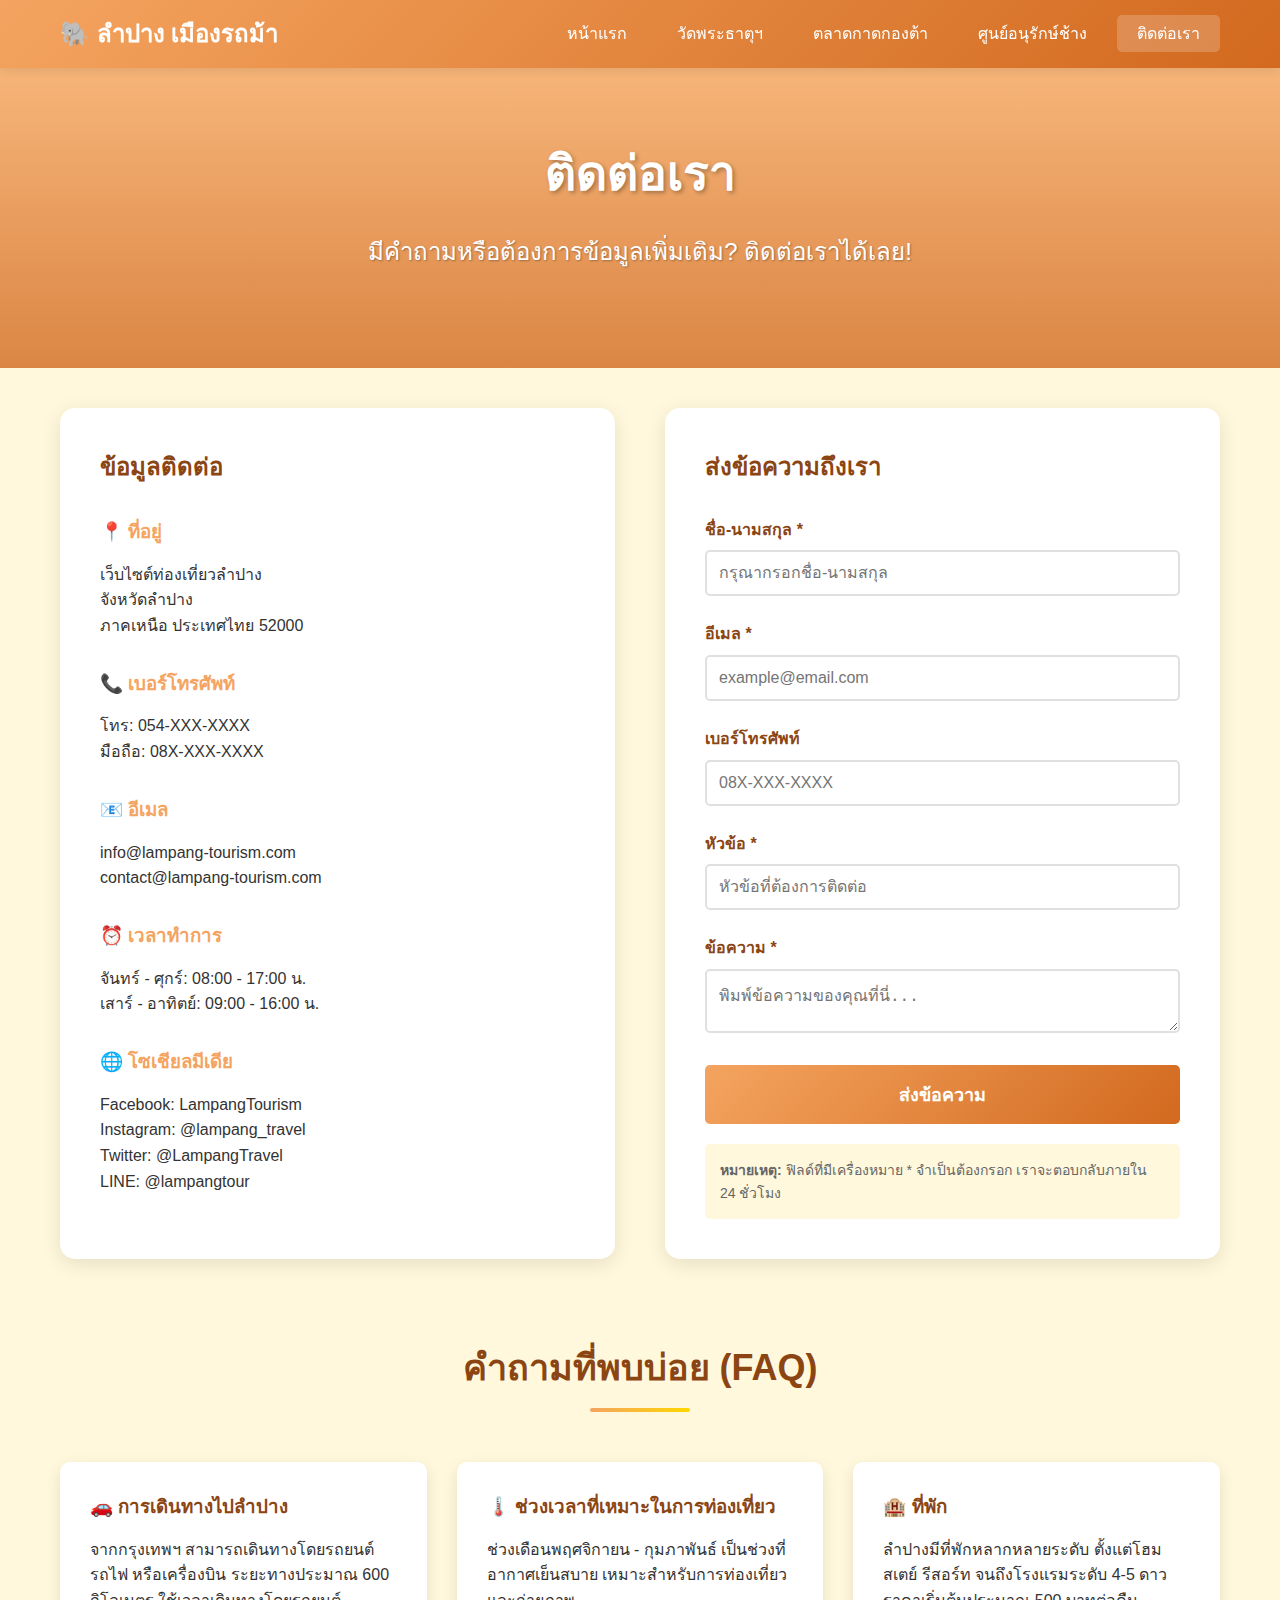
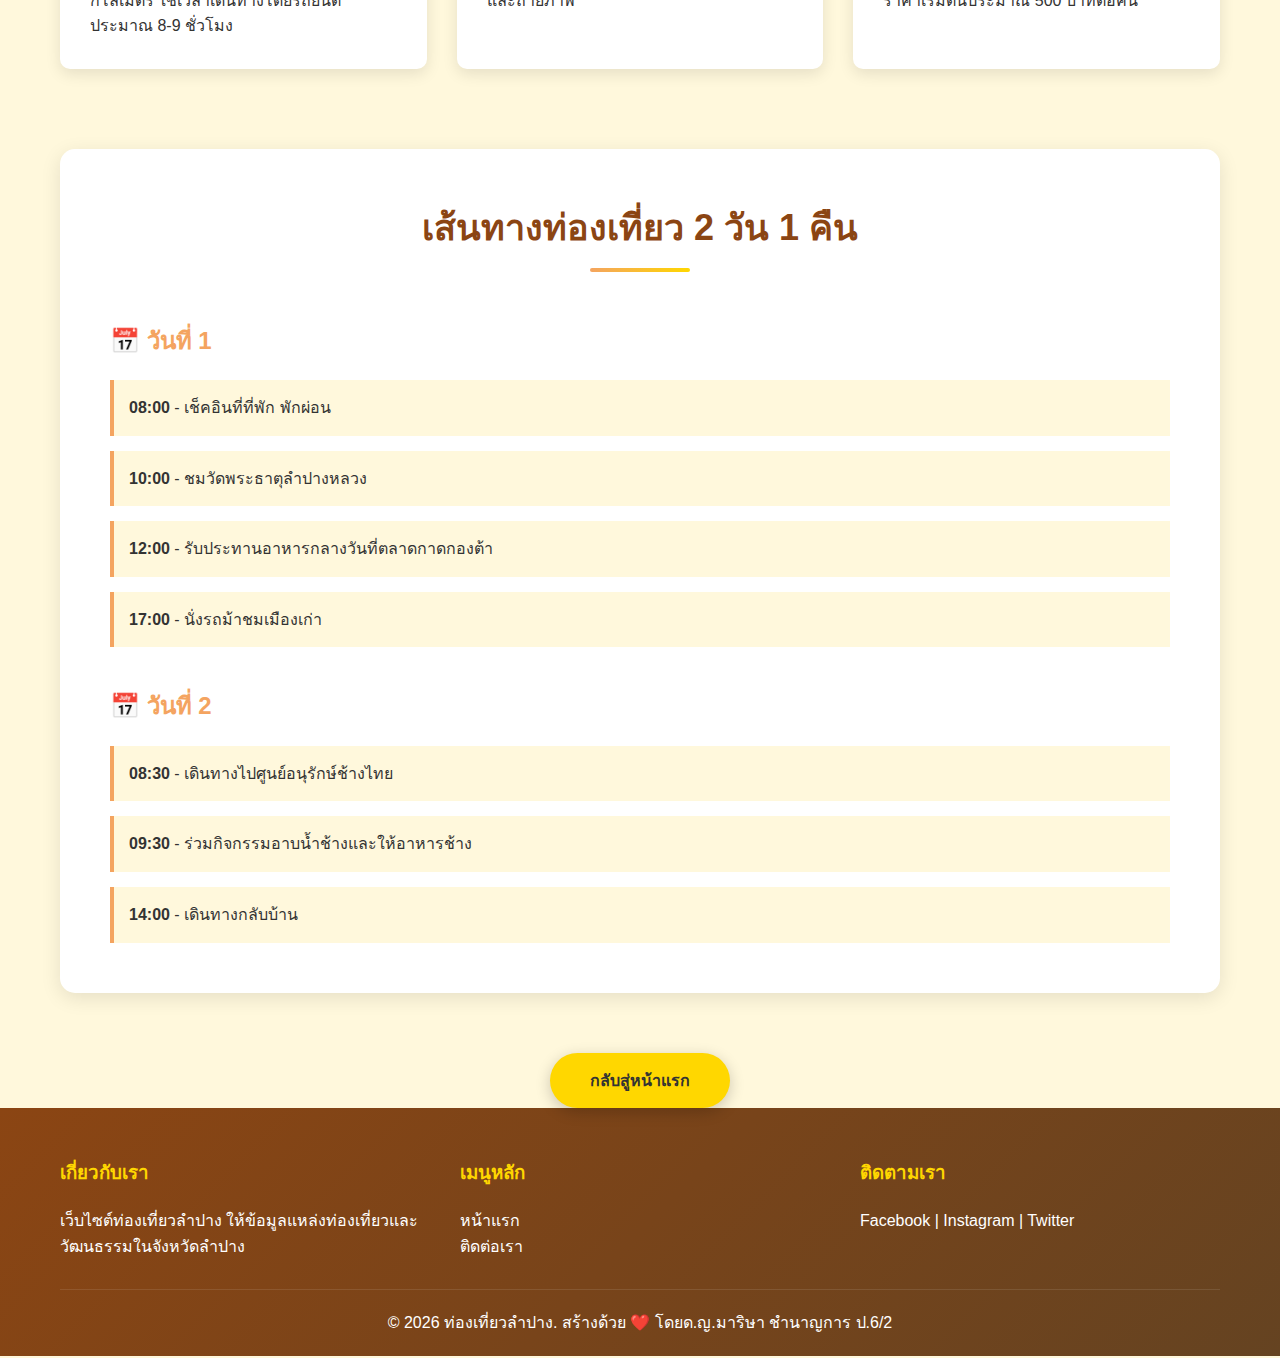
<file: contect.html>
<!DOCTYPE html>
<html lang="th">
<head>
    <meta charset="UTF-8">
    <title>ติดต่อเรา - ท่องเที่ยวลำปาง</title>
    <link rel="stylesheet" href="style.css">
</head>
<body>
    <header>
        <div class="container">
            <div class="logo">
                <h1>🐘 ลำปาง เมืองรถม้า</h1>
            </div>
            <nav>
                <ul>
                    <li><a href="index.html">หน้าแรก</a></li>
                    <li><a href="wat-phra-that.html">วัดพระธาตุฯ</a></li>
                    <li><a href="kad-kong-ta.html">ตลาดกาดกองต้า</a></li>
                    <li><a href="elephant-center.html">ศูนย์อนุรักษ์ช้าง</a></li>
                    <li><a href="contact.html" class="active">ติดต่อเรา</a></li>
                </ul>
            </nav>
        </div>
    </header>

    <section class="hero" style="height: 300px; background-image: linear-gradient(rgba(244, 164, 96, 0.8), rgba(210, 105, 30, 0.8)), url('https://images.unsplash.com/photo-1423666639041-f56000c27a9a?w=1600&h=400&fit=crop');">
        <div class="hero-content">
            <h2>ติดต่อเรา</h2>
            <p>มีคำถามหรือต้องการข้อมูลเพิ่มเติม? ติดต่อเราได้เลย!</p>
        </div>
    </section>

    <section class="contact-section">
        <div class="container">
            <div class="contact-container">
                <div class="contact-info">
                    <h2 style="color: #8B4513; margin-bottom: 30px;">ข้อมูลติดต่อ</h2>

                    <div style="margin-bottom: 30px;">
                        <h3 style="color: #F4A460; margin-bottom: 15px;">📍 ที่อยู่</h3>
                        <p>เว็บไซต์ท่องเที่ยวลำปาง<br>
                        จังหวัดลำปาง<br>
                        ภาคเหนือ ประเทศไทย 52000</p>
                    </div>

                    <div style="margin-bottom: 30px;">
                        <h3 style="color: #F4A460; margin-bottom: 15px;">📞 เบอร์โทรศัพท์</h3>
                        <p>โทร: 054-XXX-XXXX<br>
                        มือถือ: 08X-XXX-XXXX</p>
                    </div>

                    <div style="margin-bottom: 30px;">
                        <h3 style="color: #F4A460; margin-bottom: 15px;">📧 อีเมล</h3>
                        <p>info@lampang-tourism.com<br>
                        contact@lampang-tourism.com</p>
                    </div>

                    <div style="margin-bottom: 30px;">
                        <h3 style="color: #F4A460; margin-bottom: 15px;">⏰ เวลาทำการ</h3>
                        <p>จันทร์ - ศุกร์: 08:00 - 17:00 น.<br>
                        เสาร์ - อาทิตย์: 09:00 - 16:00 น.</p>
                    </div>

                    <div>
                        <h3 style="color: #F4A460; margin-bottom: 15px;">🌐 โซเชียลมีเดีย</h3>
                        <p>Facebook: LampangTourism<br>
                        Instagram: @lampang_travel<br>
                        Twitter: @LampangTravel<br>
                        LINE: @lampangtour</p>
                    </div>
                </div>

                <div class="contact-form">
                    <h2 style="color: #8B4513; margin-bottom: 30px;">ส่งข้อความถึงเรา</h2>
                    <form>
                        <div class="form-group">
                            <label for="name">ชื่อ-นามสกุล *</label>
                            <input type="text" id="name" name="name" required placeholder="กรุณากรอกชื่อ-นามสกุล">
                        </div>

                        <div class="form-group">
                            <label for="email">อีเมล *</label>
                            <input type="email" id="email" name="email" required placeholder="example@email.com">
                        </div>

                        <div class="form-group">
                            <label for="phone">เบอร์โทรศัพท์</label>
                            <input type="tel" id="phone" name="phone" placeholder="08X-XXX-XXXX">
                        </div>

                        <div class="form-group">
                            <label for="subject">หัวข้อ *</label>
                            <input type="text" id="subject" name="subject" required placeholder="หัวข้อที่ต้องการติดต่อ">
                        </div>

                        <div class="form-group">
                            <label for="message">ข้อความ *</label>
                            <textarea id="message" name="message" required placeholder="พิมพ์ข้อความของคุณที่นี่..."></textarea>
                        </div>

                        <button type="submit" class="submit-btn">ส่งข้อความ</button>
                    </form>

                    <div style="margin-top: 20px; padding: 15px; background-color: #FFF8DC; border-radius: 5px;">
                        <p style="font-size: 14px; color: #666; margin: 0;">
                            <strong>หมายเหตุ:</strong> ฟิลด์ที่มีเครื่องหมาย * จำเป็นต้องกรอก เราจะตอบกลับภายใน 24 ชั่วโมง
                        </p>
                    </div>
                </div>
            </div>

            <div style="margin-top: 80px;">
                <h2 class="section-title">คำถามที่พบบ่อย (FAQ)</h2>
                <div style="display: grid; grid-template-columns: repeat(auto-fit, minmax(300px, 1fr)); gap: 30px;">
                    <div style="background-color: white; padding: 30px; border-radius: 10px; box-shadow: 0 5px 15px rgba(0,0,0,0.1);">
                        <h3 style="color: #8B4513; margin-bottom: 15px;">🚗 การเดินทางไปลำปาง</h3>
                        <p>จากกรุงเทพฯ สามารถเดินทางโดยรถยนต์ รถไฟ หรือเครื่องบิน ระยะทางประมาณ 600 กิโลเมตร ใช้เวลาเดินทางโดยรถยนต์ประมาณ 8-9 ชั่วโมง</p>
                    </div>
                    <div style="background-color: white; padding: 30px; border-radius: 10px; box-shadow: 0 5px 15px rgba(0,0,0,0.1);">
                        <h3 style="color: #8B4513; margin-bottom: 15px;">🌡️ ช่วงเวลาที่เหมาะในการท่องเที่ยว</h3>
                        <p>ช่วงเดือนพฤศจิกายน - กุมภาพันธ์ เป็นช่วงที่อากาศเย็นสบาย เหมาะสำหรับการท่องเที่ยวและถ่ายภาพ</p>
                    </div>
                    <div style="background-color: white; padding: 30px; border-radius: 10px; box-shadow: 0 5px 15px rgba(0,0,0,0.1);">
                        <h3 style="color: #8B4513; margin-bottom: 15px;">🏨 ที่พัก</h3>
                        <p>ลำปางมีที่พักหลากหลายระดับ ตั้งแต่โฮมสเตย์ รีสอร์ท จนถึงโรงแรมระดับ 4-5 ดาว ราคาเริ่มต้นประมาณ 500 บาทต่อคืน</p>
                    </div>
                </div>
            </div>

            <div style="margin-top: 80px; background-color: white; padding: 50px; border-radius: 15px; box-shadow: 0 5px 20px rgba(0,0,0,0.1);">
                <h2 class="section-title">เส้นทางท่องเที่ยว 2 วัน 1 คืน</h2>
                <div style="margin-bottom: 40px;">
                    <h3 style="color: #F4A460; margin-bottom: 20px; font-size: 24px;">📅 วันที่ 1</h3>
                    <ul style="list-style: none; padding-left: 0;">
                        <li style="padding: 15px; border-left: 4px solid #F4A460; margin-bottom: 15px; background-color: #FFF8DC;"><strong>08:00</strong> - เช็คอินที่ที่พัก พักผ่อน</li>
                        <li style="padding: 15px; border-left: 4px solid #F4A460; margin-bottom: 15px; background-color: #FFF8DC;"><strong>10:00</strong> - ชมวัดพระธาตุลำปางหลวง</li>
                        <li style="padding: 15px; border-left: 4px solid #F4A460; margin-bottom: 15px; background-color: #FFF8DC;"><strong>12:00</strong> - รับประทานอาหารกลางวันที่ตลาดกาดกองต้า</li>
                        <li style="padding: 15px; border-left: 4px solid #F4A460; margin-bottom: 15px; background-color: #FFF8DC;"><strong>17:00</strong> - นั่งรถม้าชมเมืองเก่า</li>
                    </ul>
                </div>
                <div>
                    <h3 style="color: #F4A460; margin-bottom: 20px; font-size: 24px;">📅 วันที่ 2</h3>
                    <ul style="list-style: none; padding-left: 0;">
                        <li style="padding: 15px; border-left: 4px solid #F4A460; margin-bottom: 15px; background-color: #FFF8DC;"><strong>08:30</strong> - เดินทางไปศูนย์อนุรักษ์ช้างไทย</li>
                        <li style="padding: 15px; border-left: 4px solid #F4A460; margin-bottom: 15px; background-color: #FFF8DC;"><strong>09:30</strong> - ร่วมกิจกรรมอาบน้ำช้างและให้อาหารช้าง</li>
                        <li style="padding: 15px; border-left: 4px solid #F4A460; background-color: #FFF8DC;"><strong>14:00</strong> - เดินทางกลับบ้าน</li>
                    </ul>
                </div>
            </div>

            <div style="margin-top: 60px; text-align: center;">
                <a href="index.html" class="btn">กลับสู่หน้าแรก</a>
            </div>
        </div>
    </section>

    <footer>
        <div class="container">
            <div class="footer-content">
                <div class="footer-section">
                    <h3>เกี่ยวกับเรา</h3>
                    <p>เว็บไซต์ท่องเที่ยวลำปาง ให้ข้อมูลแหล่งท่องเที่ยวและวัฒนธรรมในจังหวัดลำปาง</p>
                </div>
                <div class="footer-section">
                    <h3>เมนูหลัก</h3>
                    <ul>
                        <li><a href="index.html">หน้าแรก</a></li>
                        <li><a href="contact.html">ติดต่อเรา</a></li>
                    </ul>
                </div>
                <div class="footer-section">
                    <h3>ติดตามเรา</h3>
                    <p>Facebook | Instagram | Twitter</p>
                </div>
            </div>
            <div class="footer-bottom">
                <p>&copy; 2026 ท่องเที่ยวลำปาง. สร้างด้วย ❤️ โดยด.ญ.มาริษา ชำนาญการ ป.6/2</p>
            </div>
        </div>
    </footer>
</body>
</html>
</file>
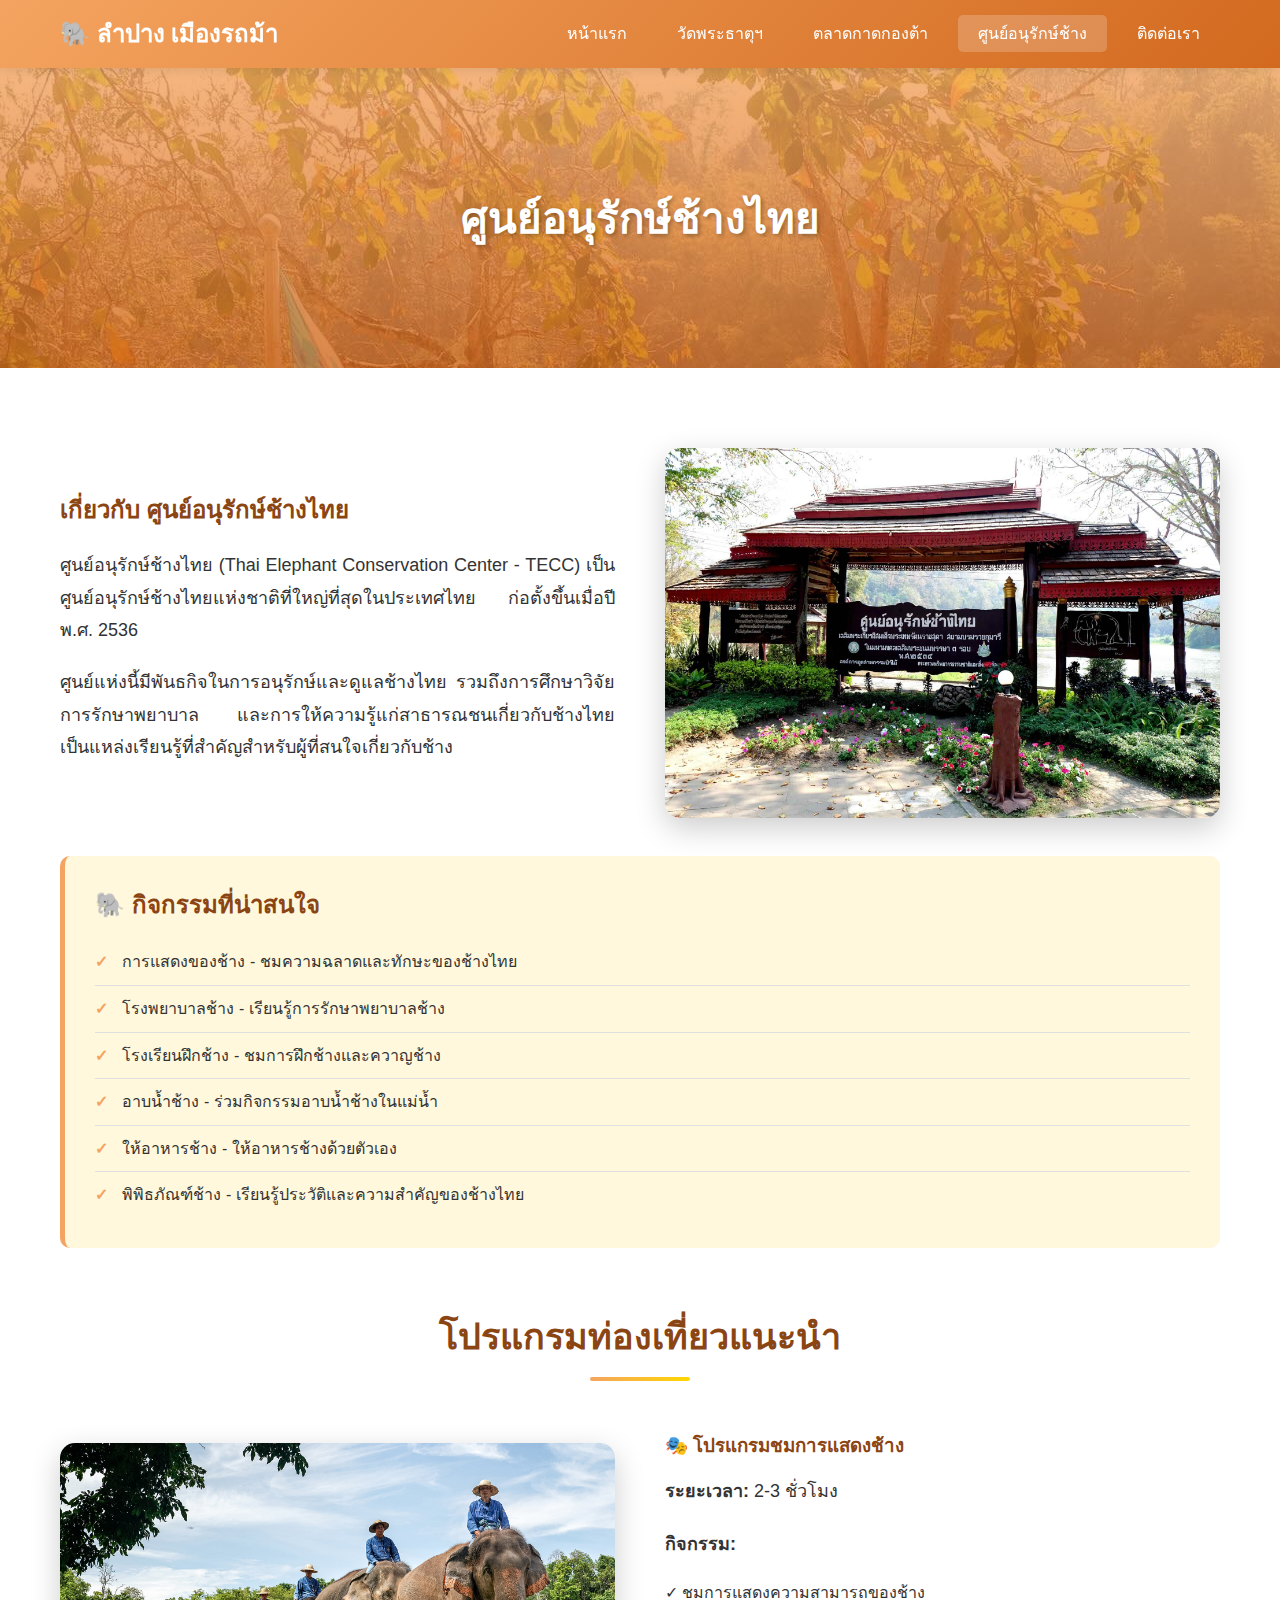
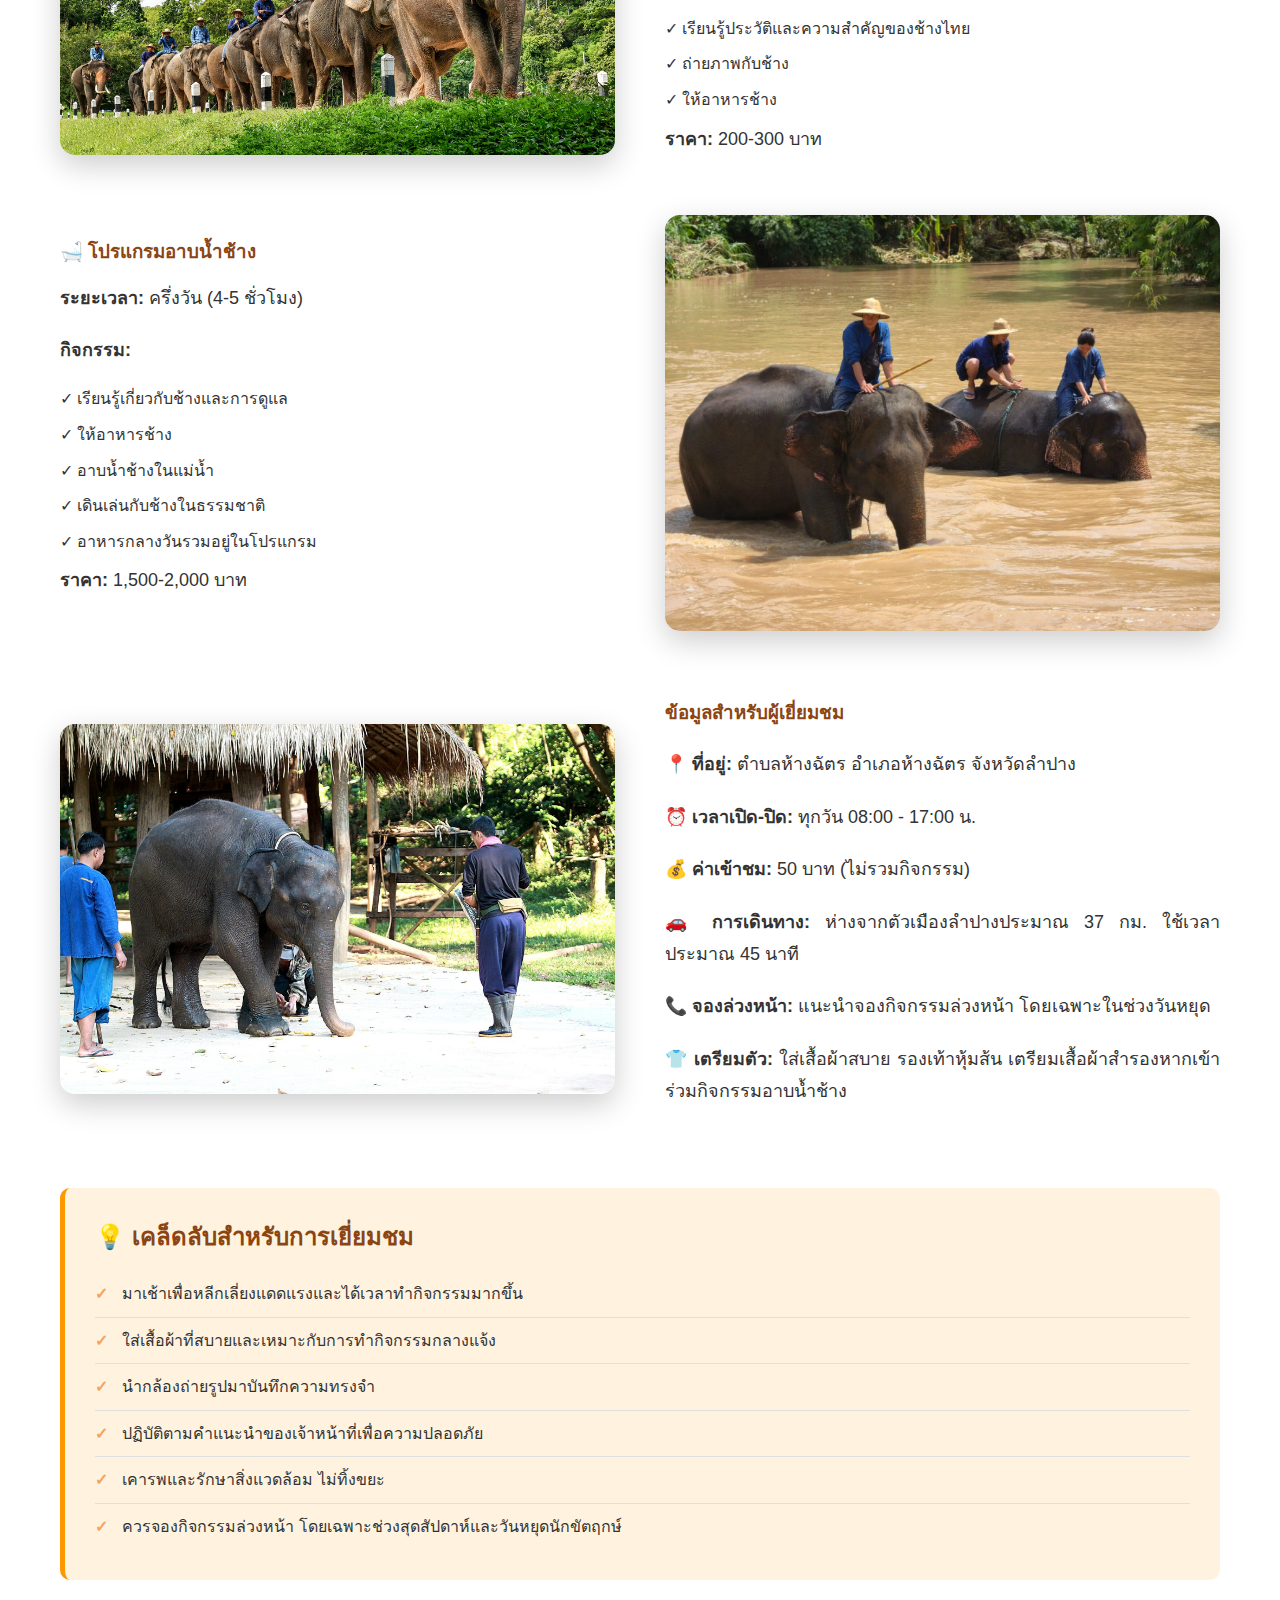
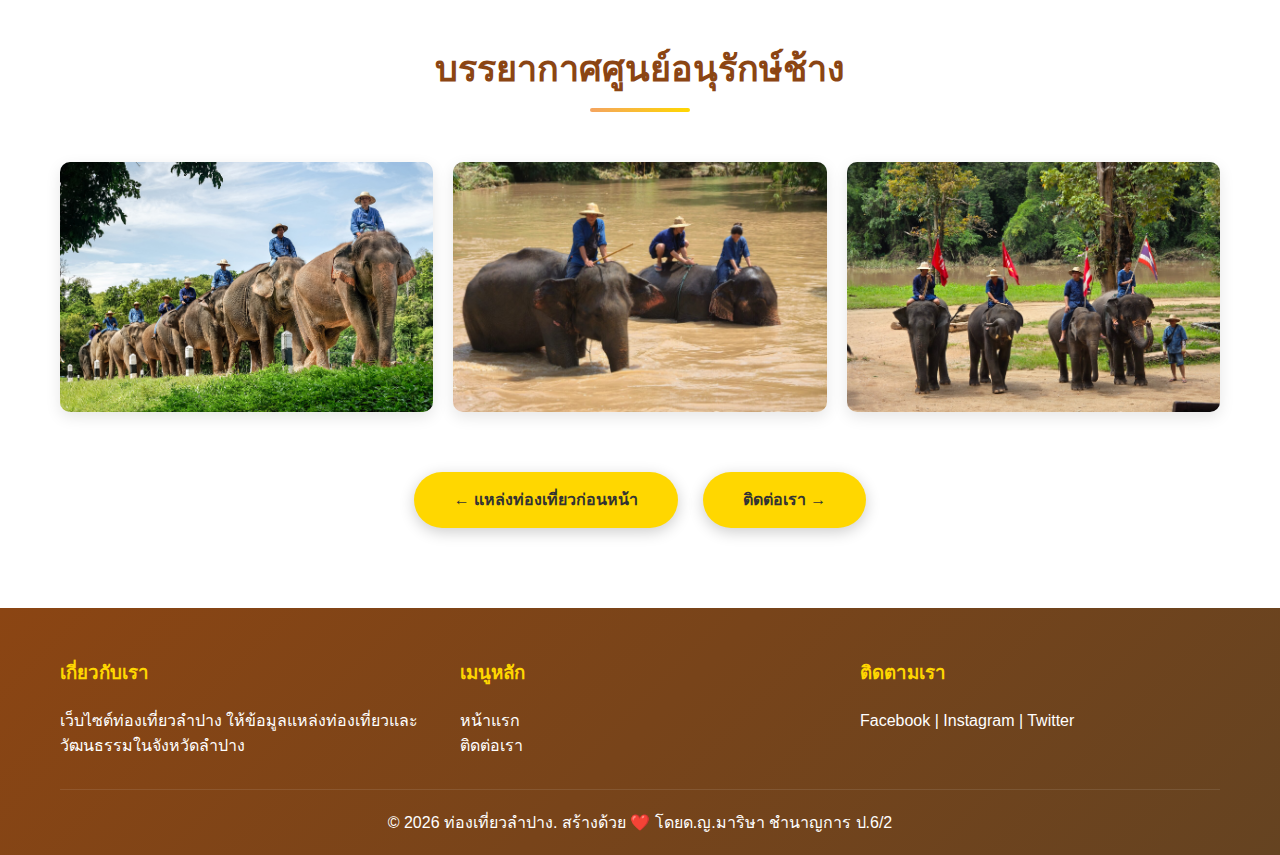
<file: elephant.html>
<!DOCTYPE html>
<html lang="th">
<head>
    <meta charset="UTF-8">
    <title>ศูนย์อนุรักษ์ช้างไทย - ท่องเที่ยวลำปาง</title>
    <link rel="stylesheet" href="style.css">
</head>
<body>
    <header>
        <div class="container">
            <div class="logo">
                <h1>🐘 ลำปาง เมืองรถม้า</h1>
            </div>
            <nav>
                <ul>
                    <li><a href="index.html">หน้าแรก</a></li>
                    <li><a href="wat-phra-that.html">วัดพระธาตุฯ</a></li>
                    <li><a href="kad-kong-ta.html">ตลาดกาดกองต้า</a></li>
                    <li><a href="elephant-center.html" class="active">ศูนย์อนุรักษ์ช้าง</a></li>
                    <li><a href="contact.html">ติดต่อเรา</a></li>
                </ul>
            </nav>
        </div>
    </header>

    <section class="detail-hero" style="background-image: linear-gradient(rgba(244, 164, 96, 0.8), rgba(210, 105, 30, 0.8)), url('images/changthai0.jpeg');">
        <h2>ศูนย์อนุรักษ์ช้างไทย</h2>
    </section>

    <section class="detail-content">
        <div class="container">
            <div class="content-wrapper">
                <div class="content-text">
                    <h2 style="color: #8B4513; margin-bottom: 20px;">เกี่ยวกับ ศูนย์อนุรักษ์ช้างไทย</h2>
                    <p>ศูนย์อนุรักษ์ช้างไทย (Thai Elephant Conservation Center - TECC) เป็นศูนย์อนุรักษ์ช้างไทยแห่งชาติที่ใหญ่ที่สุดในประเทศไทย ก่อตั้งขึ้นเมื่อปี พ.ศ. 2536</p>
                    <p>ศูนย์แห่งนี้มีพันธกิจในการอนุรักษ์และดูแลช้างไทย รวมถึงการศึกษาวิจัย การรักษาพยาบาล และการให้ความรู้แก่สาธารณชนเกี่ยวกับช้างไทย เป็นแหล่งเรียนรู้ที่สำคัญสำหรับผู้ที่สนใจเกี่ยวกับช้าง</p>
                </div>
                <div class="content-image">
                    <img src="images/changthai01.jpeg" alt="ศูนย์อนุรักษ์ช้างไทย">
                </div>
            </div>

            <div class="info-box">
                <h3>🐘 กิจกรรมที่น่าสนใจ</h3>
                <ul>
                    <li>การแสดงของช้าง - ชมความฉลาดและทักษะของช้างไทย</li>
                    <li>โรงพยาบาลช้าง - เรียนรู้การรักษาพยาบาลช้าง</li>
                    <li>โรงเรียนฝึกช้าง - ชมการฝึกช้างและควาญช้าง</li>
                    <li>อาบน้ำช้าง - ร่วมกิจกรรมอาบน้ำช้างในแม่น้ำ</li>
                    <li>ให้อาหารช้าง - ให้อาหารช้างด้วยตัวเอง</li>
                    <li>พิพิธภัณฑ์ช้าง - เรียนรู้ประวัติและความสำคัญของช้างไทย</li>
                </ul>
            </div>

            <div style="margin-top: 60px;">
                <h2 class="section-title">โปรแกรมท่องเที่ยวแนะนำ</h2>
                
                <div class="content-wrapper" style="margin-bottom: 40px;">
                    <div class="content-image">
                        <img src="images/changthai1.jpg" alt="การแสดงช้าง">
                    </div>
                    <div class="content-text">
                        <h3 style="color: #8B4513; margin-bottom: 15px;">🎭 โปรแกรมชมการแสดงช้าง</h3>
                        <p><strong>ระยะเวลา:</strong> 2-3 ชั่วโมง</p>
                        <p><strong>กิจกรรม:</strong></p>
                        <ul style="list-style: none; padding-left: 0;">
                            <li style="margin-bottom: 10px;">✓ ชมการแสดงความสามารถของช้าง</li>
                            <li style="margin-bottom: 10px;">✓ เรียนรู้ประวัติและความสำคัญของช้างไทย</li>
                            <li style="margin-bottom: 10px;">✓ ถ่ายภาพกับช้าง</li>
                            <li style="margin-bottom: 10px;">✓ ให้อาหารช้าง</li>
                        </ul>
                        <p><strong>ราคา:</strong> 200-300 บาท</p>
                    </div>
                </div>

                <div class="content-wrapper">
                    <div class="content-text">
                        <h3 style="color: #8B4513; margin-bottom: 15px;">🛁 โปรแกรมอาบน้ำช้าง</h3>
                        <p><strong>ระยะเวลา:</strong> ครึ่งวัน (4-5 ชั่วโมง)</p>
                        <p><strong>กิจกรรม:</strong></p>
                        <ul style="list-style: none; padding-left: 0;">
                            <li style="margin-bottom: 10px;">✓ เรียนรู้เกี่ยวกับช้างและการดูแล</li>
                            <li style="margin-bottom: 10px;">✓ ให้อาหารช้าง</li>
                            <li style="margin-bottom: 10px;">✓ อาบน้ำช้างในแม่น้ำ</li>
                            <li style="margin-bottom: 10px;">✓ เดินเล่นกับช้างในธรรมชาติ</li>
                            <li style="margin-bottom: 10px;">✓ อาหารกลางวันรวมอยู่ในโปรแกรม</li>
                        </ul>
                        <p><strong>ราคา:</strong> 1,500-2,000 บาท</p>
                    </div>
                    <div class="content-image">
                        <img src="images/changthai2.jpg" alt="อาบน้ำช้าง">
                    </div>
                </div>
            </div>

            <div class="content-wrapper" style="margin-top: 60px;">
                <div class="content-image">
                    <img src="images/changthai6.jpg" alt="ช้างน้อย">
                </div>
                <div class="content-text">
                    <h3 style="color: #8B4513; margin-bottom: 20px;">ข้อมูลสำหรับผู้เยี่ยมชม</h3>
                    <p><strong>📍 ที่อยู่:</strong> ตำบลห้างฉัตร อำเภอห้างฉัตร จังหวัดลำปาง</p>
                    <p><strong>⏰ เวลาเปิด-ปิด:</strong> ทุกวัน 08:00 - 17:00 น.</p>
                    <p><strong>💰 ค่าเข้าชม:</strong> 50 บาท (ไม่รวมกิจกรรม)</p>
                    <p><strong>🚗 การเดินทาง:</strong> ห่างจากตัวเมืองลำปางประมาณ 37 กม. ใช้เวลาประมาณ 45 นาที</p>
                    <p><strong>📞 จองล่วงหน้า:</strong> แนะนำจองกิจกรรมล่วงหน้า โดยเฉพาะในช่วงวันหยุด</p>
                    <p><strong>👕 เตรียมตัว:</strong> ใส่เสื้อผ้าสบาย รองเท้าหุ้มส้น เตรียมเสื้อผ้าสำรองหากเข้าร่วมกิจกรรมอาบน้ำช้าง</p>
                </div>
            </div>

            <div class="info-box" style="margin-top: 60px; background-color: #FFF3E0; border-left-color: #FF9800;">
                <h3>💡 เคล็ดลับสำหรับการเยี่ยมชม</h3>
                <ul>
                    <li>มาเช้าเพื่อหลีกเลี่ยงแดดแรงและได้เวลาทำกิจกรรมมากขึ้น</li>
                    <li>ใส่เสื้อผ้าที่สบายและเหมาะกับการทำกิจกรรมกลางแจ้ง</li>
                    <li>นำกล้องถ่ายรูปมาบันทึกความทรงจำ</li>
                    <li>ปฏิบัติตามคำแนะนำของเจ้าหน้าที่เพื่อความปลอดภัย</li>
                    <li>เคารพและรักษาสิ่งแวดล้อม ไม่ทิ้งขยะ</li>
                    <li>ควรจองกิจกรรมล่วงหน้า โดยเฉพาะช่วงสุดสัปดาห์และวันหยุดนักขัตฤกษ์</li>
                </ul>
            </div>

            <div style="margin-top: 60px;">
                <h2 class="section-title">บรรยากาศศูนย์อนุรักษ์ช้าง</h2>
                <div class="gallery">
                    <img src="images/changthai1.jpg" alt="ช้าง 1">
                    <img src="images/changthai2.jpg" alt="ช้าง 2">
                    <img src="images/changthai3.jpg" alt="ช้าง 3">
                </div>
            </div>

            <div style="margin-top: 60px; text-align: center;">
                <a href="kad-kong-ta.html" class="btn" style="margin-right: 20px;">← แหล่งท่องเที่ยวก่อนหน้า</a>
                <a href="contact.html" class="btn">ติดต่อเรา →</a>
            </div>
        </div>
    </section>

    <footer>
        <div class="container">
            <div class="footer-content">
                <div class="footer-section">
                    <h3>เกี่ยวกับเรา</h3>
                    <p>เว็บไซต์ท่องเที่ยวลำปาง ให้ข้อมูลแหล่งท่องเที่ยวและวัฒนธรรมในจังหวัดลำปาง</p>
                </div>
                <div class="footer-section">
                    <h3>เมนูหลัก</h3>
                    <ul>
                        <li><a href="index.html">หน้าแรก</a></li>
                        <li><a href="contact.html">ติดต่อเรา</a></li>
                    </ul>
                </div>
                <div class="footer-section">
                    <h3>ติดตามเรา</h3>
                    <p>Facebook | Instagram | Twitter</p>
                </div>
            </div>
            <div class="footer-bottom">
                <p>&copy; 2026 ท่องเที่ยวลำปาง. สร้างด้วย ❤️ โดยด.ญ.มาริษา ชำนาญการ ป.6/2</p>
            </div>
        </div>
    </footer>
</body>
</html>
</file>
<file: style.css>
/* ========== ตั้งค่าพื้นฐาน ========== */
* {
    margin: 0;
    padding: 0;
    box-sizing: border-box;
}

body {
    font-family: 'Segoe UI', Tahoma, Geneva, Verdana, sans-serif;
    line-height: 1.6;
    color: #333;
    background-color: #FFF8DC;
}

.container {
    max-width: 1200px;
    margin: 0 auto;
    padding: 0 20px;
}

/* ========== Header และ Navigation ========== */
header {
    background: linear-gradient(135deg, #F4A460 0%, #D2691E 100%);
    box-shadow: 0 2px 10px rgba(0,0,0,0.1);
    position: sticky;
    top: 0;
    z-index: 1000;
}

header .container {
    display: flex;
    justify-content: space-between;
    align-items: center;
    padding: 15px 20px;
}

.logo h1 {
    color: white;
    font-size: 24px;
    font-weight: bold;
}

nav ul {
    display: flex;
    list-style: none;
    gap: 10px;
}

nav ul li a {
    color: white;
    text-decoration: none;
    padding: 10px 20px;
    border-radius: 5px;
    transition: all 0.3s ease;
    font-weight: 500;
}

nav ul li a:hover,
nav ul li a.active {
    background-color: rgba(255, 255, 255, 0.2);
    transform: translateY(-2px);
}

/* ========== Hero Section ========== */
.hero {
    background: linear-gradient(rgba(244, 164, 96, 0.8), rgba(210, 105, 30, 0.8)),
                url('images/lampang2.jpg') center/cover;
    height: 500px;
    display: flex;
    align-items: center;
    justify-content: center;
    text-align: center;
    color: white;
}

.hero-content h2 {
    font-size: 48px;
    margin-bottom: 20px;
    text-shadow: 2px 2px 4px rgba(0,0,0,0.3);
}

.hero-content p {
    font-size: 24px;
    margin-bottom: 30px;
    text-shadow: 1px 1px 2px rgba(0,0,0,0.3);
}

.btn {
    display: inline-block;
    padding: 15px 40px;
    background-color: #FFD700;
    color: #333;
    text-decoration: none;
    border-radius: 50px;
    font-weight: bold;
    transition: all 0.3s ease;
    box-shadow: 0 4px 15px rgba(0,0,0,0.2);
}

.btn:hover {
    background-color: #FFA500;
    transform: translateY(-3px);
    box-shadow: 0 6px 20px rgba(0,0,0,0.3);
}

/* ========== Section Title ========== */
.section-title {
    text-align: center;
    font-size: 36px;
    color: #8B4513;
    margin-bottom: 50px;
    position: relative;
    padding-bottom: 15px;
}

.section-title::after {
    content: '';
    position: absolute;
    bottom: 0;
    left: 50%;
    transform: translateX(-50%);
    width: 100px;
    height: 4px;
    background: linear-gradient(90deg, #F4A460, #FFD700);
    border-radius: 2px;
}

/* ========== About Section ========== */
.about {
    padding: 80px 0;
    background-color: white;
}

.content-wrapper {
    display: flex;
    align-items: center;
    gap: 50px;
}

.content-text {
    flex: 1;
}

.content-text p {
    font-size: 18px;
    margin-bottom: 20px;
    text-align: justify;
    line-height: 1.8;
}

.content-image {
    flex: 1;
}

.content-image img {
    width: 100%;
    border-radius: 15px;
    box-shadow: 0 10px 30px rgba(0,0,0,0.2);
    transition: transform 0.3s ease;
}

.content-image img:hover {
    transform: scale(1.05);
}

/* ========== Attractions Section ========== */
.attractions {
    padding: 80px 0;
}

.attraction-item {
    display: flex;
    align-items: center;
    gap: 50px;
    margin-bottom: 60px;
    background-color: white;
    padding: 40px;
    border-radius: 15px;
    box-shadow: 0 5px 20px rgba(0,0,0,0.1);
    transition: transform 0.3s ease;
}

.attraction-item:hover {
    transform: translateY(-5px);
    box-shadow: 0 10px 30px rgba(0,0,0,0.15);
}

.attraction-item.reverse {
    flex-direction: row-reverse;
}

.attraction-image {
    flex: 1;
}

.attraction-image img {
    width: 100%;
    border-radius: 10px;
    box-shadow: 0 5px 15px rgba(0,0,0,0.1);
}

.attraction-content {
    flex: 1;
}

.attraction-content h3 {
    font-size: 28px;
    color: #8B4513;
    margin-bottom: 20px;
}

.attraction-content p {
    font-size: 16px;
    line-height: 1.8;
    margin-bottom: 20px;
    text-align: justify;
}

.btn-link {
    display: inline-block;
    color: #F4A460;
    text-decoration: none;
    font-weight: bold;
    font-size: 18px;
    transition: all 0.3s ease;
}

.btn-link:hover {
    color: #D2691E;
    transform: translateX(5px);
}

/* ========== Detail Page Styles ========== */
.detail-hero {
    height: 300px;
    display: flex;
    align-items: center;
    justify-content: center;
    text-align: center;
    color: white;
}

.detail-hero h2 {
    font-size: 42px;
    text-shadow: 2px 2px 4px rgba(0,0,0,0.3);
}

.detail-content {
    padding: 80px 0;
    background-color: white;
}

.info-box {
    background-color: #FFF8DC;
    padding: 30px;
    border-radius: 10px;
    border-left: 5px solid #F4A460;
    margin: 30px 0;
}

.info-box h3 {
    color: #8B4513;
    margin-bottom: 15px;
    font-size: 24px;
}

.info-box ul {
    list-style: none;
    padding-left: 0;
}

.info-box ul li {
    padding: 10px 0;
    border-bottom: 1px solid #e0e0e0;
    font-size: 16px;
}

.info-box ul li:last-child {
    border-bottom: none;
}

.info-box ul li::before {
    content: "✓ ";
    color: #F4A460;
    font-weight: bold;
    margin-right: 10px;
}

.gallery {
    display: grid;
    grid-template-columns: repeat(auto-fit, minmax(300px, 1fr));
    gap: 20px;
    margin-top: 40px;
}

.gallery img {
    width: 100%;
    height: 250px;
    object-fit: cover;
    border-radius: 10px;
    box-shadow: 0 5px 15px rgba(0,0,0,0.1);
    transition: transform 0.3s ease;
}

.gallery img:hover {
    transform: scale(1.05);
}

/* ========== Contact Form & Info ========== */
.contact-container {
    display: flex;
    gap: 50px;
    margin-top: 40px;
}

.contact-info, .contact-form {
    flex: 1;
    background-color: white;
    padding: 40px;
    border-radius: 15px;
    box-shadow: 0 5px 20px rgba(0,0,0,0.1);
}

.form-group {
    margin-bottom: 25px;
}

.form-group label {
    display: block;
    margin-bottom: 8px;
    color: #8B4513;
    font-weight: bold;
}

.form-group input, 
.form-group textarea {
    width: 100%;
    padding: 12px;
    border: 2px solid #e0e0e0;
    border-radius: 5px;
    font-size: 16px;
    transition: border-color 0.3s ease;
}

.form-group input:focus, 
.form-group textarea:focus {
    outline: none;
    border-color: #F4A460;
}

.submit-btn {
    width: 100%;
    padding: 15px;
    background: linear-gradient(135deg, #F4A460 0%, #D2691E 100%);
    color: white;
    border: none;
    border-radius: 5px;
    font-size: 18px;
    font-weight: bold;
    cursor: pointer;
    transition: all 0.3s ease;
}

/* ========== Footer ========== */
footer {
    background: linear-gradient(135deg, #8B4513 0%, #654321 100%);
    color: white;
    padding: 50px 0 20px;
}

.footer-content {
    display: grid;
    grid-template-columns: repeat(auto-fit, minmax(250px, 1fr));
    gap: 40px;
    margin-bottom: 30px;
}

.footer-section h3 {
    margin-bottom: 20px;
    color: #FFD700;
}

.footer-section ul {
    list-style: none;
}

.footer-section ul li a {
    color: white;
    text-decoration: none;
    transition: color 0.3s ease;
}

.footer-section ul li a:hover {
    color: #FFD700;
}

.footer-bottom {
    text-align: center;
    padding-top: 20px;
    border-top: 1px solid rgba(255, 255, 255, 0.1);
}

/* ========== Responsive Design ========== */
@media (max-width: 768px) {
    header .container {
        flex-direction: column;
        gap: 15px;
    }

    nav ul {
        flex-wrap: wrap;
        justify-content: center;
    }

    .hero-content h2 { font-size: 32px; }
    
    .content-wrapper, 
    .attraction-item, 
    .attraction-item.reverse, 
    .contact-container {
        flex-direction: column;
    }

    .gallery {
        grid-template-columns: 1fr;
    }
}
</file>
